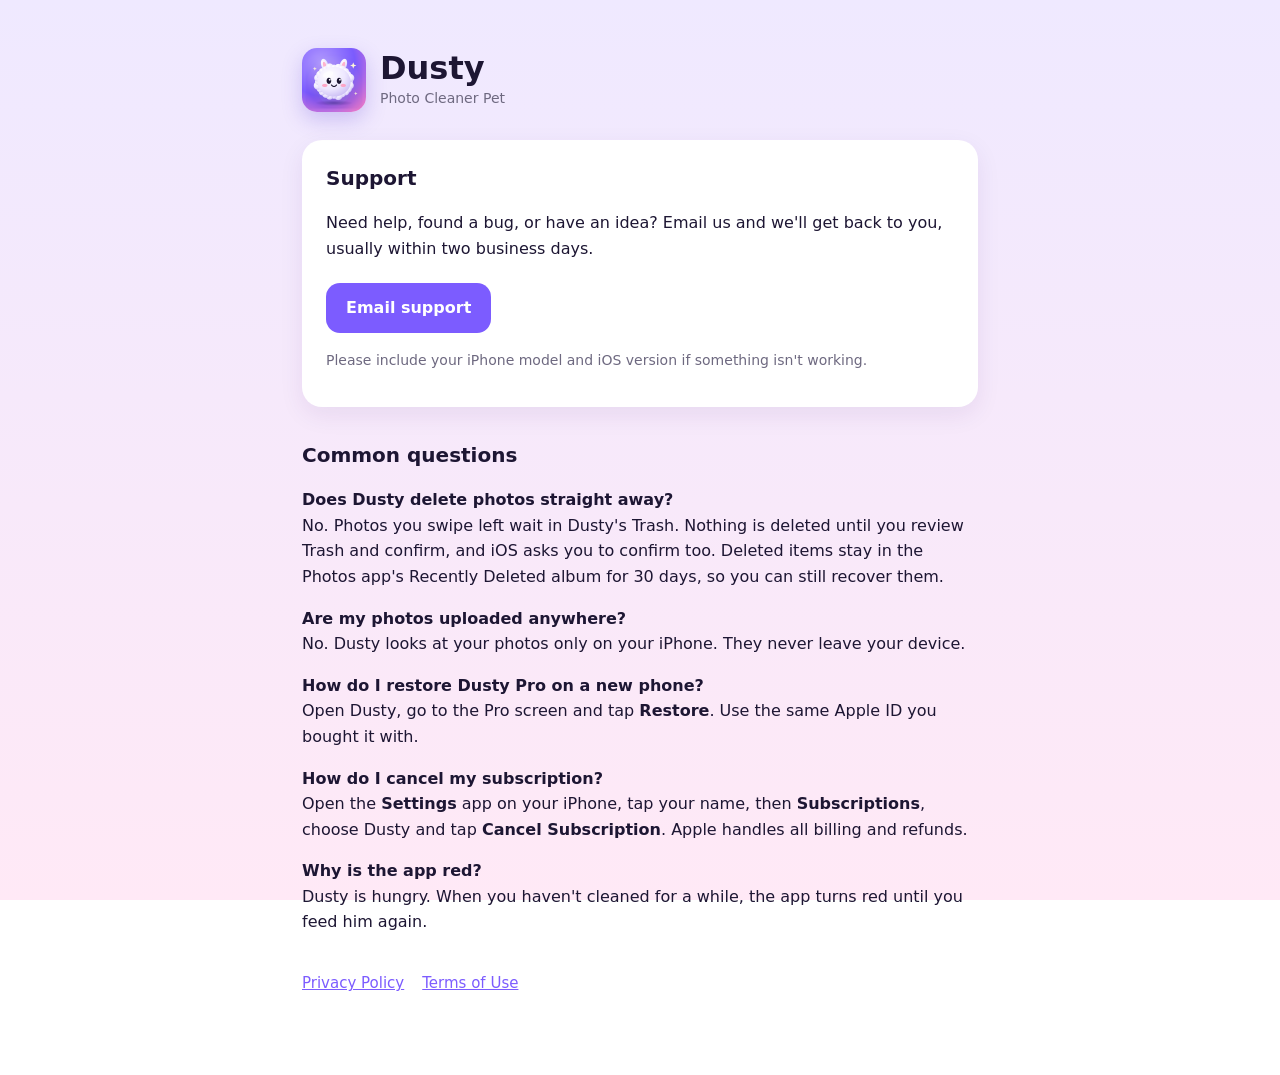
<file: index.html>
<!doctype html><html lang="en"><head><meta charset="utf-8"><meta name="viewport" content="width=device-width, initial-scale=1">
<title>Dusty: Photo Cleaner Pet — Support</title><link rel="stylesheet" href="style.css"><link rel="icon" href="icon.png"></head><body><main>
<header><img src="icon.png" alt=""><div><h1>Dusty</h1><div class="muted">Photo Cleaner Pet</div></div></header>
<div class="card">
<h2 style="margin-top:0">Support</h2>
<p>Need help, found a bug, or have an idea? Email us and we'll get back to you, usually within two business days.</p>
<p><a class="button" href="mailto:jadewill738@gmail.com">Email support</a></p>
<p class="muted">Please include your iPhone model and iOS version if something isn't working.</p>
</div>
<h2>Common questions</h2>
<p><b>Does Dusty delete photos straight away?</b><br>No. Photos you swipe left wait in Dusty's Trash. Nothing is deleted until you review Trash and confirm, and iOS asks you to confirm too. Deleted items stay in the Photos app's Recently Deleted album for 30 days, so you can still recover them.</p>
<p><b>Are my photos uploaded anywhere?</b><br>No. Dusty looks at your photos only on your iPhone. They never leave your device.</p>
<p><b>How do I restore Dusty Pro on a new phone?</b><br>Open Dusty, go to the Pro screen and tap <b>Restore</b>. Use the same Apple ID you bought it with.</p>
<p><b>How do I cancel my subscription?</b><br>Open the <b>Settings</b> app on your iPhone, tap your name, then <b>Subscriptions</b>, choose Dusty and tap <b>Cancel Subscription</b>. Apple handles all billing and refunds.</p>
<p><b>Why is the app red?</b><br>Dusty is hungry. When you haven't cleaned for a while, the app turns red until you feed him again.</p>
<nav><a href="privacy.html">Privacy Policy</a><a href="terms.html">Terms of Use</a></nav>
</main></body></html>
</file>
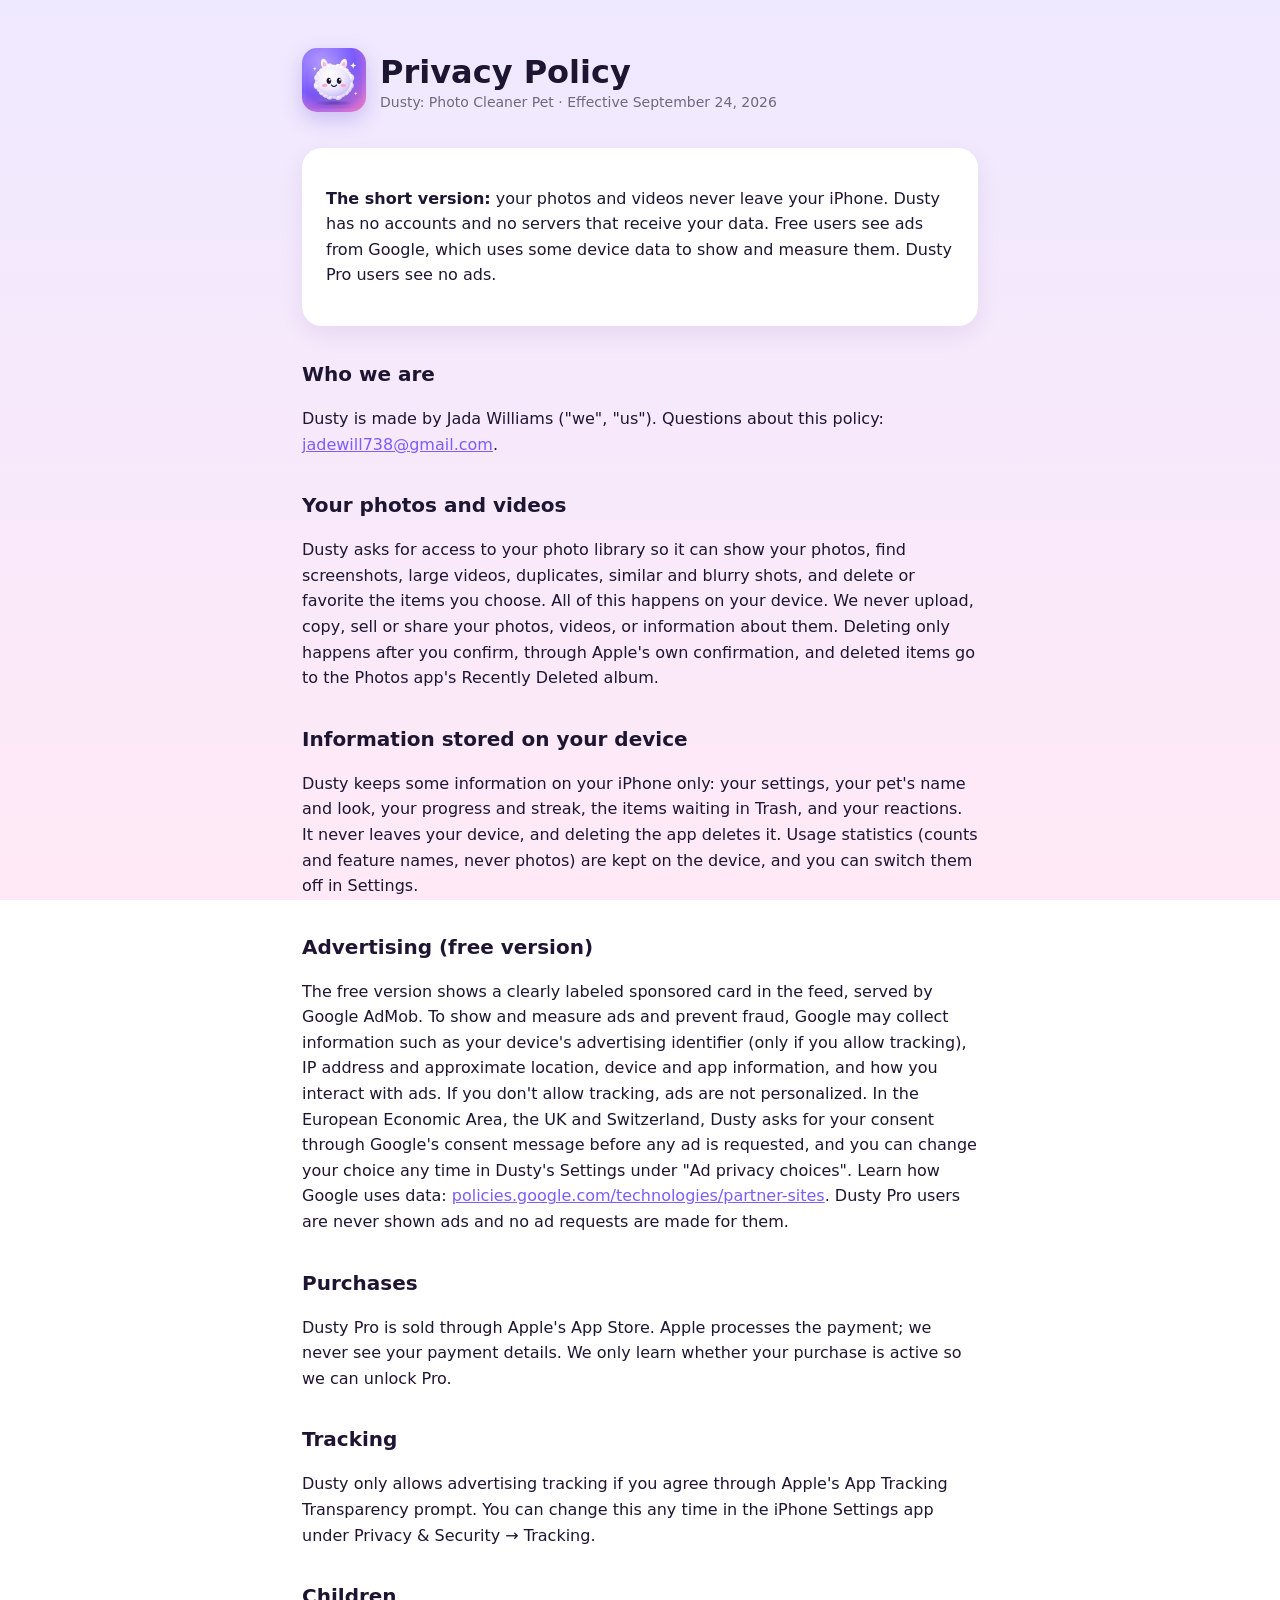
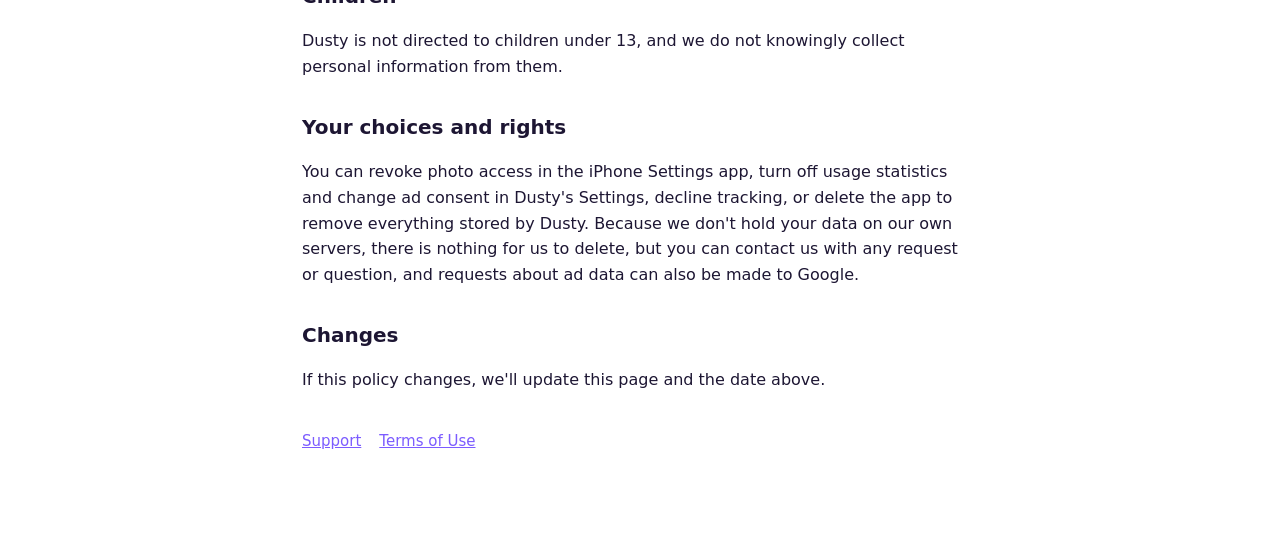
<file: privacy.html>
<!doctype html><html lang="en"><head><meta charset="utf-8"><meta name="viewport" content="width=device-width, initial-scale=1">
<title>Dusty — Privacy Policy</title><link rel="stylesheet" href="style.css"><link rel="icon" href="icon.png"></head><body><main>
<header><a href="index.html"><img src="icon.png" alt=""></a><div><h1>Privacy Policy</h1><div class="muted">Dusty: Photo Cleaner Pet · Effective September 24, 2026</div></div></header>
<div class="card">
<p><b>The short version:</b> your photos and videos never leave your iPhone. Dusty has no accounts and no servers that receive your data. Free users see ads from Google, which uses some device data to show and measure them. Dusty Pro users see no ads.</p>
</div>

<h2>Who we are</h2>
<p>Dusty is made by Jada Williams ("we", "us"). Questions about this policy: <a href="mailto:jadewill738@gmail.com">jadewill738@gmail.com</a>.</p>

<h2>Your photos and videos</h2>
<p>Dusty asks for access to your photo library so it can show your photos, find screenshots, large videos, duplicates, similar and blurry shots, and delete or favorite the items you choose. All of this happens on your device. We never upload, copy, sell or share your photos, videos, or information about them. Deleting only happens after you confirm, through Apple's own confirmation, and deleted items go to the Photos app's Recently Deleted album.</p>

<h2>Information stored on your device</h2>
<p>Dusty keeps some information on your iPhone only: your settings, your pet's name and look, your progress and streak, the items waiting in Trash, and your reactions. It never leaves your device, and deleting the app deletes it. Usage statistics (counts and feature names, never photos) are kept on the device, and you can switch them off in Settings.</p>

<h2>Advertising (free version)</h2>
<p>The free version shows a clearly labeled sponsored card in the feed, served by Google AdMob. To show and measure ads and prevent fraud, Google may collect information such as your device's advertising identifier (only if you allow tracking), IP address and approximate location, device and app information, and how you interact with ads. If you don't allow tracking, ads are not personalized. In the European Economic Area, the UK and Switzerland, Dusty asks for your consent through Google's consent message before any ad is requested, and you can change your choice any time in Dusty's Settings under "Ad privacy choices". Learn how Google uses data: <a href="https://policies.google.com/technologies/partner-sites">policies.google.com/technologies/partner-sites</a>. Dusty Pro users are never shown ads and no ad requests are made for them.</p>

<h2>Purchases</h2>
<p>Dusty Pro is sold through Apple's App Store. Apple processes the payment; we never see your payment details. We only learn whether your purchase is active so we can unlock Pro.</p>

<h2>Tracking</h2>
<p>Dusty only allows advertising tracking if you agree through Apple's App Tracking Transparency prompt. You can change this any time in the iPhone Settings app under Privacy &amp; Security → Tracking.</p>

<h2>Children</h2>
<p>Dusty is not directed to children under 13, and we do not knowingly collect personal information from them.</p>

<h2>Your choices and rights</h2>
<p>You can revoke photo access in the iPhone Settings app, turn off usage statistics and change ad consent in Dusty's Settings, decline tracking, or delete the app to remove everything stored by Dusty. Because we don't hold your data on our own servers, there is nothing for us to delete, but you can contact us with any request or question, and requests about ad data can also be made to Google.</p>

<h2>Changes</h2>
<p>If this policy changes, we'll update this page and the date above.</p>

<nav><a href="index.html">Support</a><a href="terms.html">Terms of Use</a></nav>
</main></body></html>
</file>
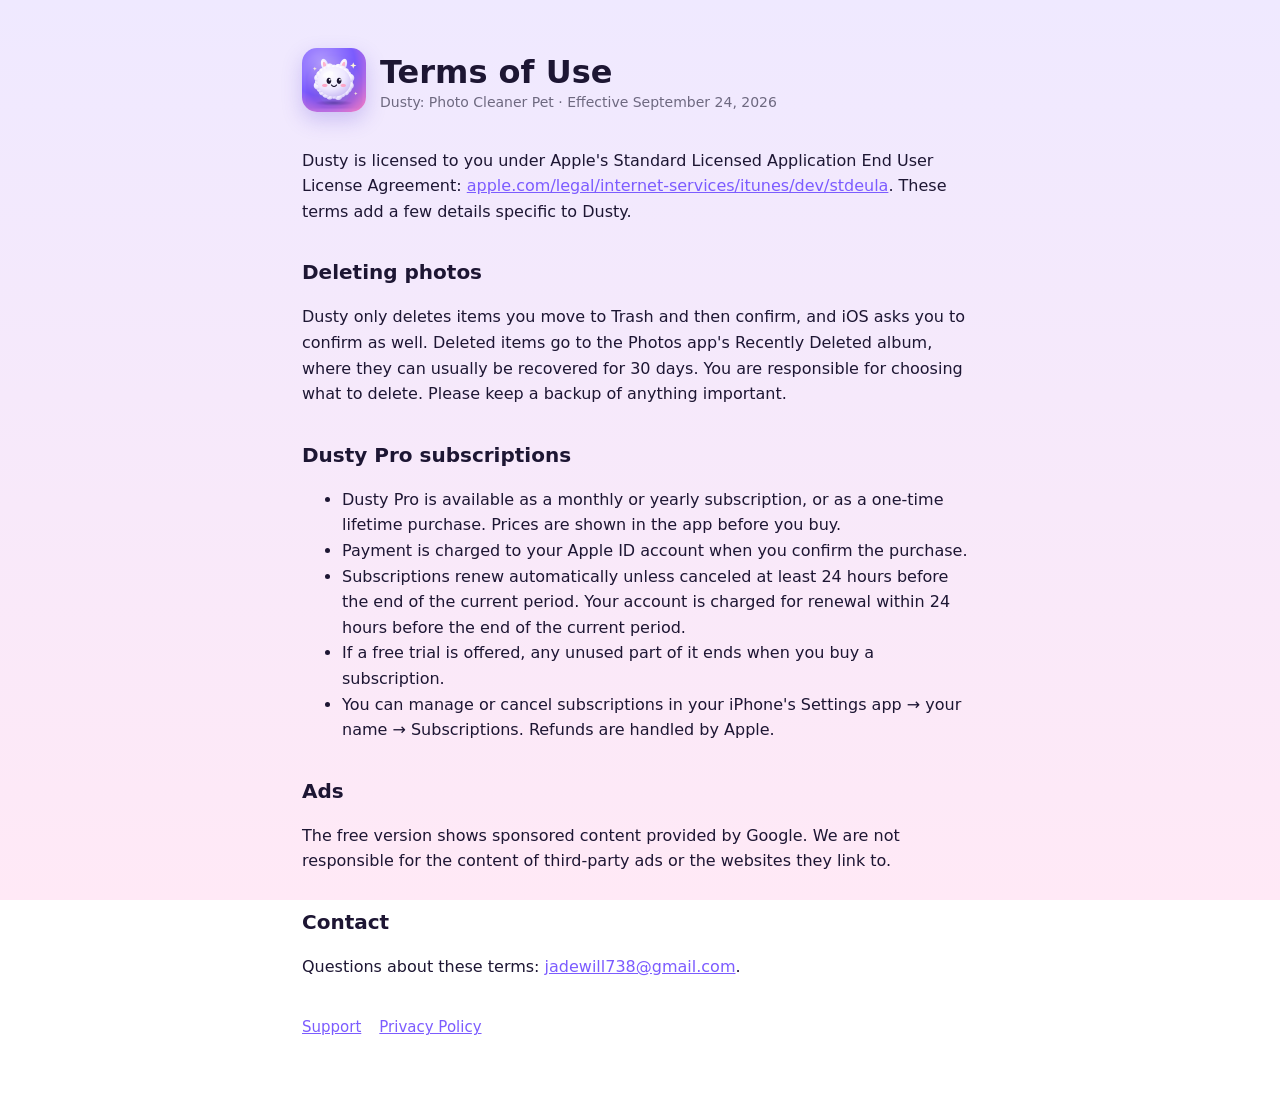
<file: terms.html>
<!doctype html><html lang="en"><head><meta charset="utf-8"><meta name="viewport" content="width=device-width, initial-scale=1">
<title>Dusty — Terms of Use</title><link rel="stylesheet" href="style.css"><link rel="icon" href="icon.png"></head><body><main>
<header><a href="index.html"><img src="icon.png" alt=""></a><div><h1>Terms of Use</h1><div class="muted">Dusty: Photo Cleaner Pet · Effective September 24, 2026</div></div></header>

<p>Dusty is licensed to you under Apple's Standard Licensed Application End User License Agreement: <a href="https://www.apple.com/legal/internet-services/itunes/dev/stdeula/">apple.com/legal/internet-services/itunes/dev/stdeula</a>. These terms add a few details specific to Dusty.</p>

<h2>Deleting photos</h2>
<p>Dusty only deletes items you move to Trash and then confirm, and iOS asks you to confirm as well. Deleted items go to the Photos app's Recently Deleted album, where they can usually be recovered for 30 days. You are responsible for choosing what to delete. Please keep a backup of anything important.</p>

<h2>Dusty Pro subscriptions</h2>
<ul>
<li>Dusty Pro is available as a monthly or yearly subscription, or as a one-time lifetime purchase. Prices are shown in the app before you buy.</li>
<li>Payment is charged to your Apple ID account when you confirm the purchase.</li>
<li>Subscriptions renew automatically unless canceled at least 24 hours before the end of the current period. Your account is charged for renewal within 24 hours before the end of the current period.</li>
<li>If a free trial is offered, any unused part of it ends when you buy a subscription.</li>
<li>You can manage or cancel subscriptions in your iPhone's Settings app → your name → Subscriptions. Refunds are handled by Apple.</li>
</ul>

<h2>Ads</h2>
<p>The free version shows sponsored content provided by Google. We are not responsible for the content of third-party ads or the websites they link to.</p>

<h2>Contact</h2>
<p>Questions about these terms: <a href="mailto:jadewill738@gmail.com">jadewill738@gmail.com</a>.</p>

<nav><a href="index.html">Support</a><a href="privacy.html">Privacy Policy</a></nav>
</main></body></html>
</file>
<file: style.css>
:root{--ink:#1D1633;--muted:#6E6980;--accent:#7C5CFF;--bg1:#EFE9FF;--bg2:#FFE9F6}
*{box-sizing:border-box}
body{margin:0;font-family:-apple-system,BlinkMacSystemFont,"SF Pro Text",system-ui,"Segoe UI",Roboto,sans-serif;color:var(--ink);background:linear-gradient(180deg,var(--bg1),var(--bg2)) fixed;line-height:1.6;-webkit-font-smoothing:antialiased}
main{max-width:720px;margin:0 auto;padding:48px 22px 80px}
header{display:flex;align-items:center;gap:14px;margin-bottom:28px}
header img{width:64px;height:64px;border-radius:15px;box-shadow:0 8px 20px rgba(91,67,214,.25)}
header a{color:inherit;text-decoration:none}
h1{font-size:32px;line-height:1.15;margin:0}
h2{font-size:20px;margin:32px 0 6px}
p,li{font-size:16px}
.muted{color:var(--muted);font-size:14px}
.card{background:#fff;border-radius:20px;padding:22px 24px;box-shadow:0 8px 24px rgba(60,30,110,.08)}
a{color:var(--accent)}
nav{margin-top:36px;display:flex;gap:18px;flex-wrap:wrap;font-size:15px}
.button{display:inline-block;background:var(--accent);color:#fff;text-decoration:none;padding:12px 20px;border-radius:14px;font-weight:600;margin-top:6px}
</file>
